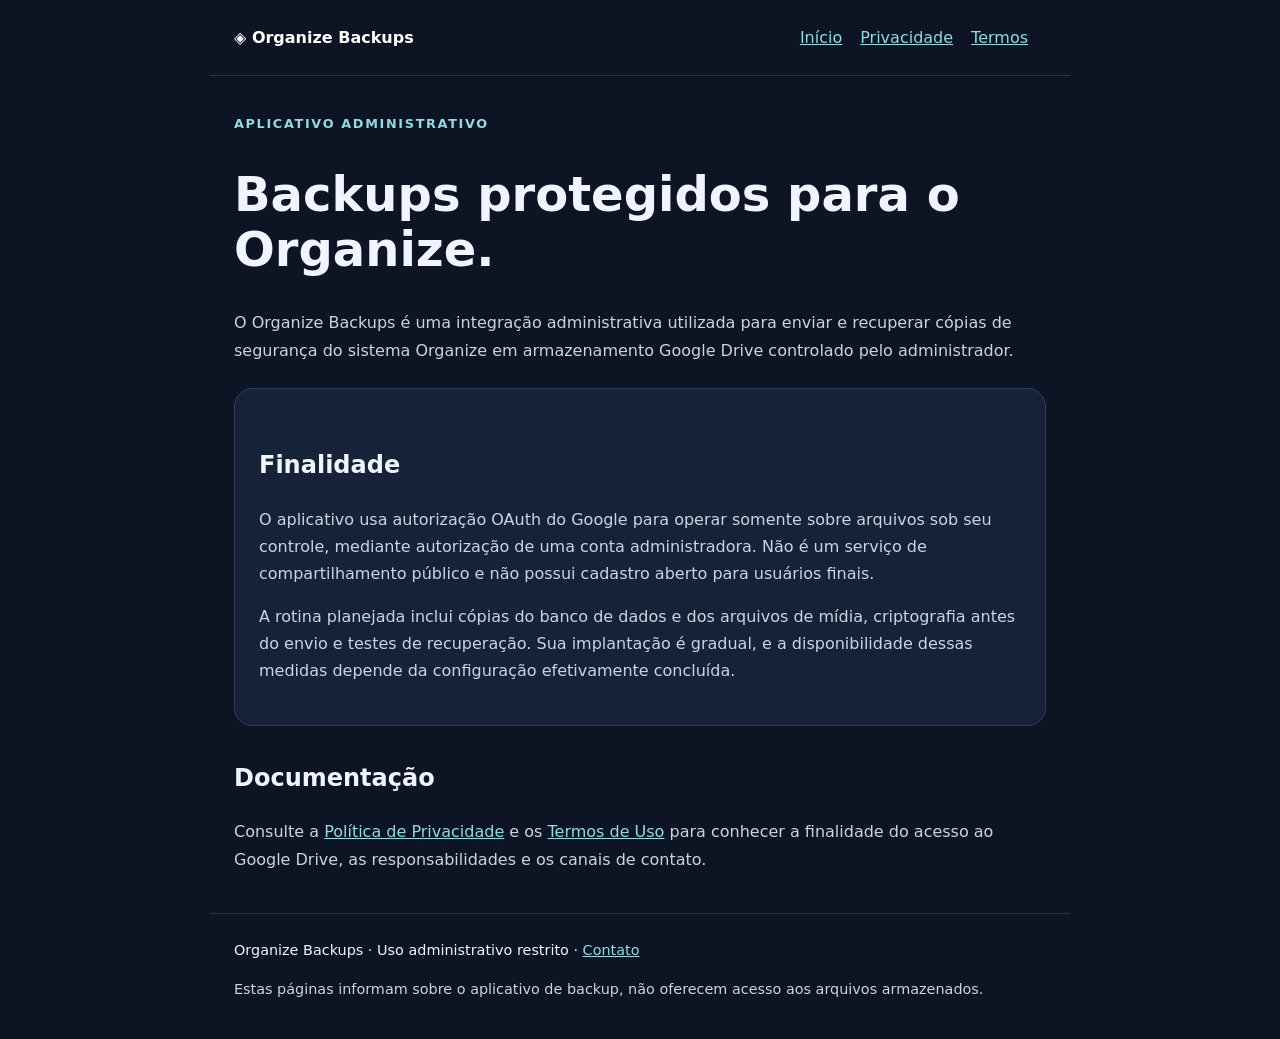
<file: index.html>
<!doctype html><html lang="pt-BR"><head><meta charset="utf-8"><meta name="viewport" content="width=device-width,initial-scale=1"><title>Início | Organize Backups</title><meta name="description" content="Informações públicas do aplicativo administrativo Organize Backups."><link rel="stylesheet" href="./style.css"></head><body><header><a class="brand" href="./index.html">◈ Organize Backups</a><nav aria-label="Navegação"><a href="./index.html">Início</a><a href="./privacidade.html">Privacidade</a><a href="./termos.html">Termos</a></nav></header><main><p class="tag">Aplicativo administrativo</p><h1>Backups protegidos para o Organize.</h1><p>O Organize Backups é uma integração administrativa utilizada para enviar e recuperar cópias de segurança do sistema Organize em armazenamento Google Drive controlado pelo administrador.</p><section class="panel"><h2>Finalidade</h2><p>O aplicativo usa autorização OAuth do Google para operar somente sobre arquivos sob seu controle, mediante autorização de uma conta administradora. Não é um serviço de compartilhamento público e não possui cadastro aberto para usuários finais.</p><p>A rotina planejada inclui cópias do banco de dados e dos arquivos de mídia, criptografia antes do envio e testes de recuperação. Sua implantação é gradual, e a disponibilidade dessas medidas depende da configuração efetivamente concluída.</p></section><h2>Documentação</h2><p>Consulte a <a href="./privacidade.html">Política de Privacidade</a> e os <a href="./termos.html">Termos de Uso</a> para conhecer a finalidade do acesso ao Google Drive, as responsabilidades e os canais de contato.</p></main><footer>Organize Backups · Uso administrativo restrito · <a href="mailto:gustavorudess@gmail.com">Contato</a><p>Estas páginas informam sobre o aplicativo de backup, não oferecem acesso aos arquivos armazenados.</p></footer></body></html>
</file>
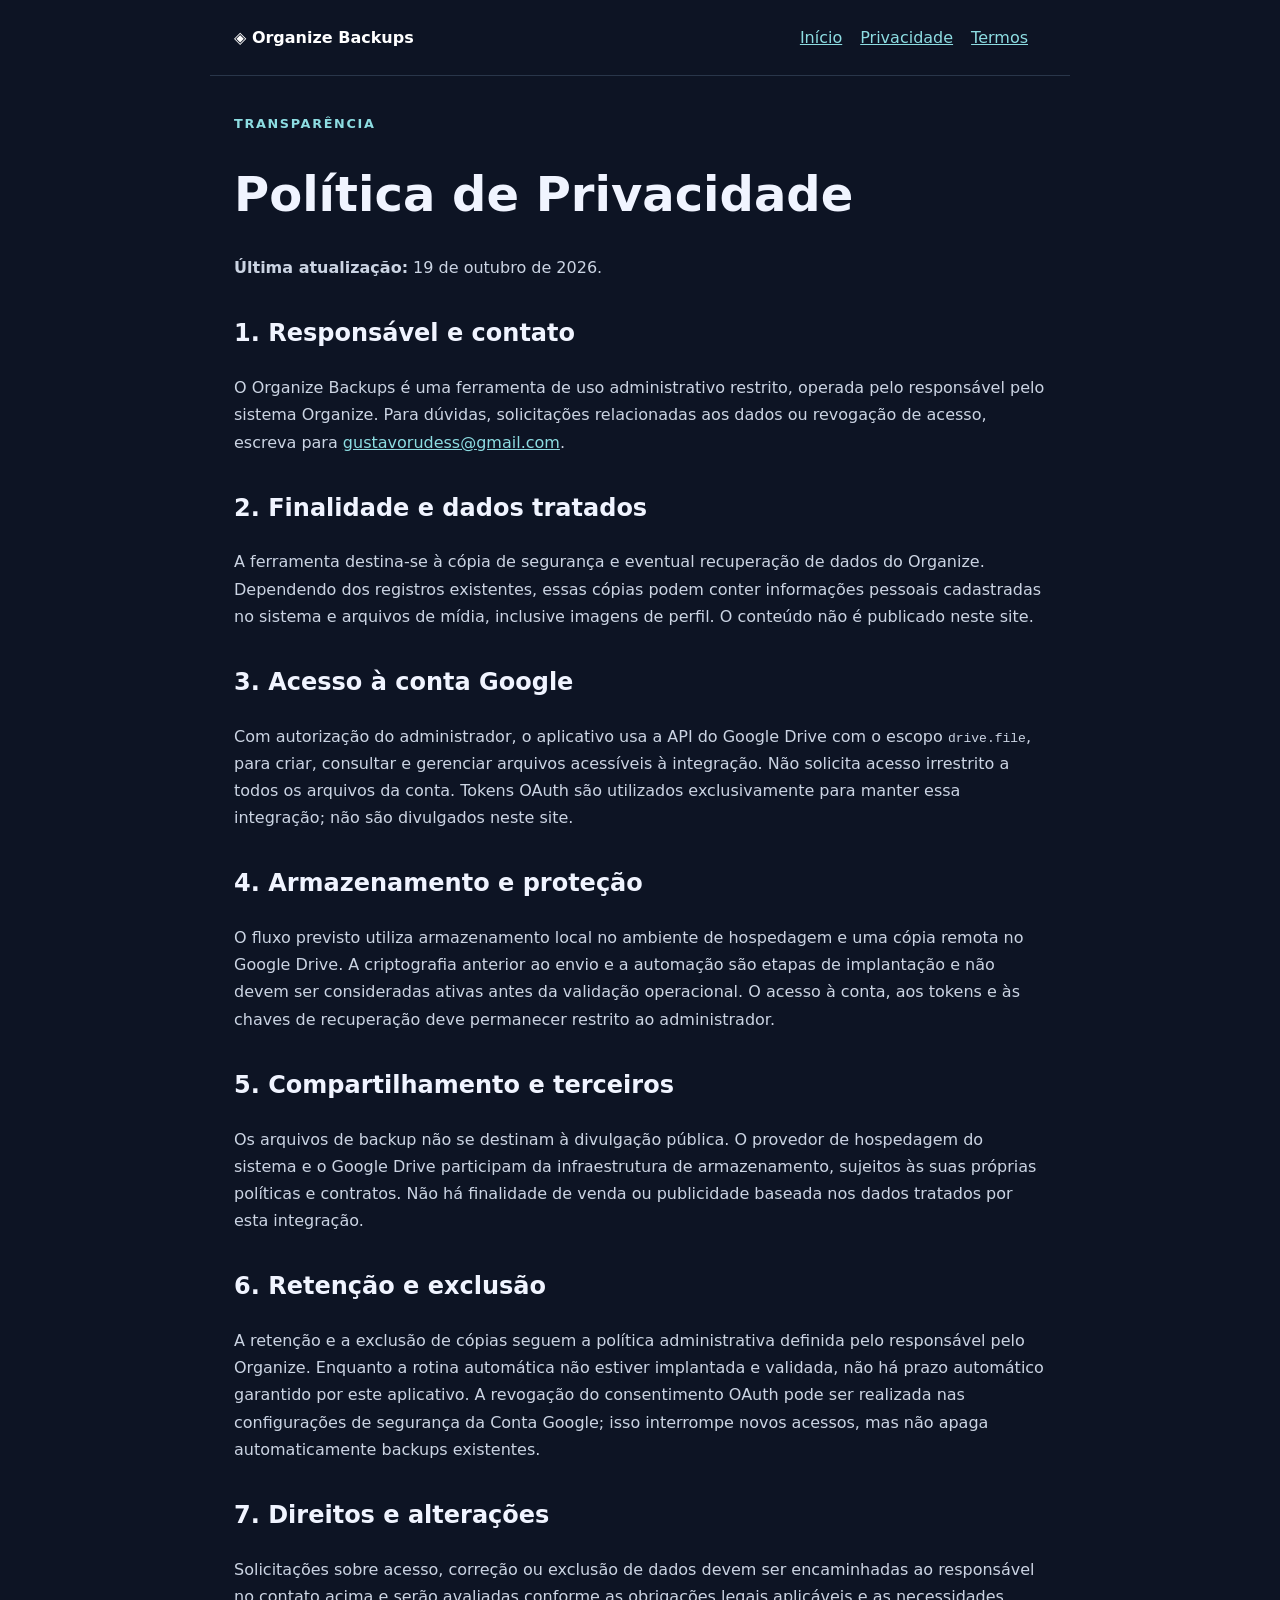
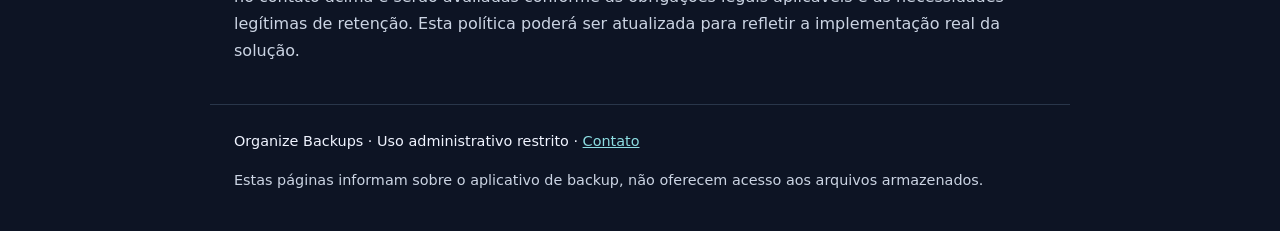
<file: privacidade.html>
<!doctype html><html lang="pt-BR"><head><meta charset="utf-8"><meta name="viewport" content="width=device-width,initial-scale=1"><title>Política de Privacidade | Organize Backups</title><meta name="description" content="Informações públicas do aplicativo administrativo Organize Backups."><link rel="stylesheet" href="./style.css"></head><body><header><a class="brand" href="./index.html">◈ Organize Backups</a><nav aria-label="Navegação"><a href="./index.html">Início</a><a href="./privacidade.html">Privacidade</a><a href="./termos.html">Termos</a></nav></header><main><p class="tag">Transparência</p><h1>Política de Privacidade</h1><p><strong>Última atualização:</strong> 19 de outubro de 2026.</p><h2>1. Responsável e contato</h2><p>O Organize Backups é uma ferramenta de uso administrativo restrito, operada pelo responsável pelo sistema Organize. Para dúvidas, solicitações relacionadas aos dados ou revogação de acesso, escreva para <a href="mailto:gustavorudess@gmail.com">gustavorudess@gmail.com</a>.</p><h2>2. Finalidade e dados tratados</h2><p>A ferramenta destina-se à cópia de segurança e eventual recuperação de dados do Organize. Dependendo dos registros existentes, essas cópias podem conter informações pessoais cadastradas no sistema e arquivos de mídia, inclusive imagens de perfil. O conteúdo não é publicado neste site.</p><h2>3. Acesso à conta Google</h2><p>Com autorização do administrador, o aplicativo usa a API do Google Drive com o escopo <code>drive.file</code>, para criar, consultar e gerenciar arquivos acessíveis à integração. Não solicita acesso irrestrito a todos os arquivos da conta. Tokens OAuth são utilizados exclusivamente para manter essa integração; não são divulgados neste site.</p><h2>4. Armazenamento e proteção</h2><p>O fluxo previsto utiliza armazenamento local no ambiente de hospedagem e uma cópia remota no Google Drive. A criptografia anterior ao envio e a automação são etapas de implantação e não devem ser consideradas ativas antes da validação operacional. O acesso à conta, aos tokens e às chaves de recuperação deve permanecer restrito ao administrador.</p><h2>5. Compartilhamento e terceiros</h2><p>Os arquivos de backup não se destinam à divulgação pública. O provedor de hospedagem do sistema e o Google Drive participam da infraestrutura de armazenamento, sujeitos às suas próprias políticas e contratos. Não há finalidade de venda ou publicidade baseada nos dados tratados por esta integração.</p><h2>6. Retenção e exclusão</h2><p>A retenção e a exclusão de cópias seguem a política administrativa definida pelo responsável pelo Organize. Enquanto a rotina automática não estiver implantada e validada, não há prazo automático garantido por este aplicativo. A revogação do consentimento OAuth pode ser realizada nas configurações de segurança da Conta Google; isso interrompe novos acessos, mas não apaga automaticamente backups existentes.</p><h2>7. Direitos e alterações</h2><p>Solicitações sobre acesso, correção ou exclusão de dados devem ser encaminhadas ao responsável no contato acima e serão avaliadas conforme as obrigações legais aplicáveis e as necessidades legítimas de retenção. Esta política poderá ser atualizada para refletir a implementação real da solução.</p></main><footer>Organize Backups · Uso administrativo restrito · <a href="mailto:gustavorudess@gmail.com">Contato</a><p>Estas páginas informam sobre o aplicativo de backup, não oferecem acesso aos arquivos armazenados.</p></footer></body></html>
</file>
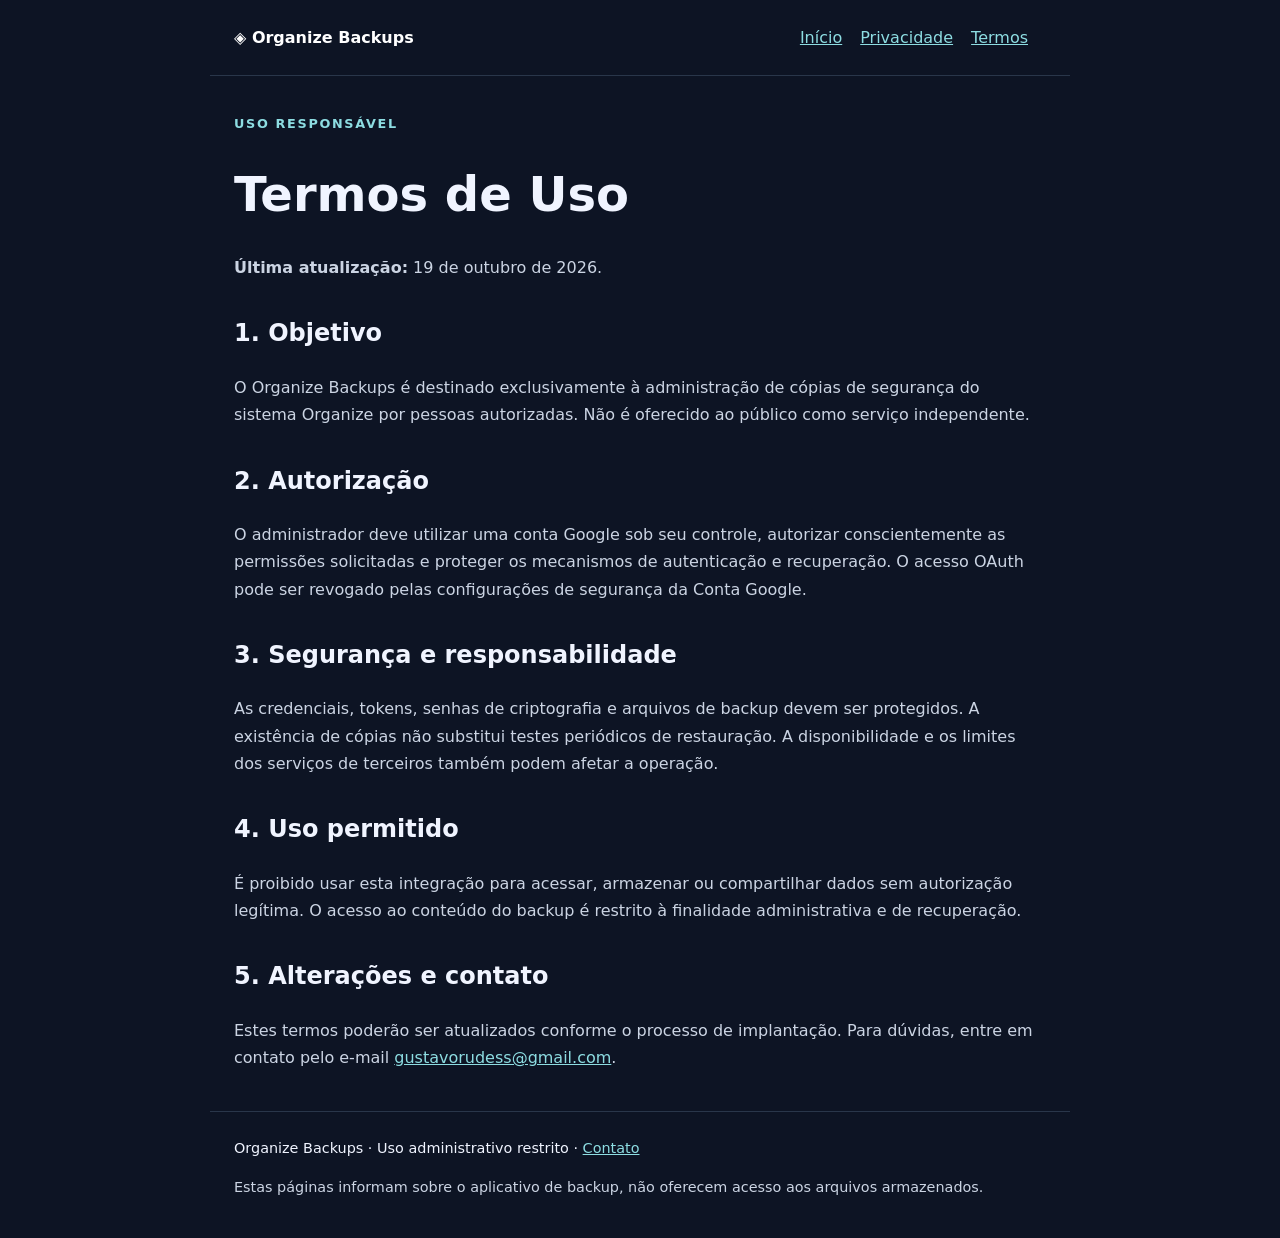
<file: termos.html>
<!doctype html><html lang="pt-BR"><head><meta charset="utf-8"><meta name="viewport" content="width=device-width,initial-scale=1"><title>Termos de Uso | Organize Backups</title><meta name="description" content="Informações públicas do aplicativo administrativo Organize Backups."><link rel="stylesheet" href="./style.css"></head><body><header><a class="brand" href="./index.html">◈ Organize Backups</a><nav aria-label="Navegação"><a href="./index.html">Início</a><a href="./privacidade.html">Privacidade</a><a href="./termos.html">Termos</a></nav></header><main><p class="tag">Uso responsável</p><h1>Termos de Uso</h1><p><strong>Última atualização:</strong> 19 de outubro de 2026.</p><h2>1. Objetivo</h2><p>O Organize Backups é destinado exclusivamente à administração de cópias de segurança do sistema Organize por pessoas autorizadas. Não é oferecido ao público como serviço independente.</p><h2>2. Autorização</h2><p>O administrador deve utilizar uma conta Google sob seu controle, autorizar conscientemente as permissões solicitadas e proteger os mecanismos de autenticação e recuperação. O acesso OAuth pode ser revogado pelas configurações de segurança da Conta Google.</p><h2>3. Segurança e responsabilidade</h2><p>As credenciais, tokens, senhas de criptografia e arquivos de backup devem ser protegidos. A existência de cópias não substitui testes periódicos de restauração. A disponibilidade e os limites dos serviços de terceiros também podem afetar a operação.</p><h2>4. Uso permitido</h2><p>É proibido usar esta integração para acessar, armazenar ou compartilhar dados sem autorização legítima. O acesso ao conteúdo do backup é restrito à finalidade administrativa e de recuperação.</p><h2>5. Alterações e contato</h2><p>Estes termos poderão ser atualizados conforme o processo de implantação. Para dúvidas, entre em contato pelo e-mail <a href="mailto:gustavorudess@gmail.com">gustavorudess@gmail.com</a>.</p></main><footer>Organize Backups · Uso administrativo restrito · <a href="mailto:gustavorudess@gmail.com">Contato</a><p>Estas páginas informam sobre o aplicativo de backup, não oferecem acesso aos arquivos armazenados.</p></footer></body></html>
</file>
<file: style.css>
:root{color-scheme:dark;font-family:system-ui,-apple-system,"Segoe UI",sans-serif;background:#0d1424;color:#f0f4ff}*{box-sizing:border-box}body{margin:0;line-height:1.7}header,main,footer{max-width:860px;margin:auto;padding:24px}header{display:flex;align-items:center;justify-content:space-between;gap:20px;flex-wrap:wrap;border-bottom:1px solid #29364a}a{color:#8ddde2}nav a{margin-right:18px}h1{font-size:clamp(2rem,5vw,3rem);line-height:1.15}h2{margin-top:32px}p,li{color:#cbd4e3}.tag{font-size:.8rem;font-weight:700;letter-spacing:.13em;text-transform:uppercase;color:#8ddde2}.panel{background:#162238;border:1px solid #30405b;border-radius:18px;padding:24px;margin:24px 0}footer{border-top:1px solid #29364a;font-size:.9rem}.brand{font-weight:800;color:white;text-decoration:none}
</file>
